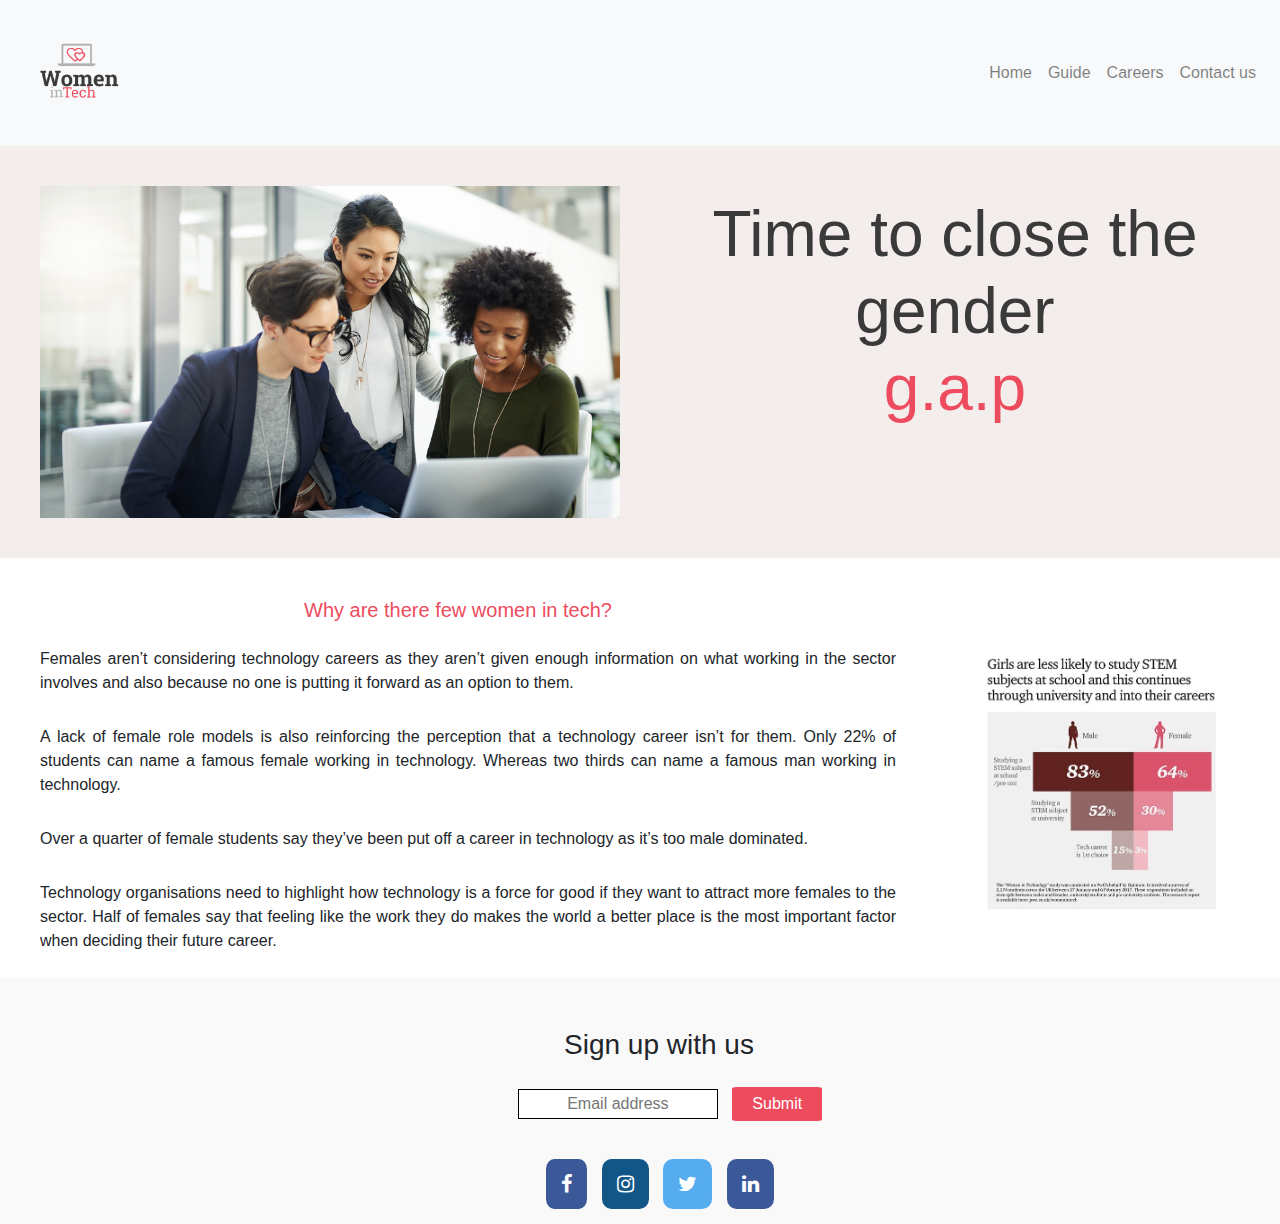
<file: index.html>
<!DOCTYPE html>
<html lang="en">
<head>
    <meta charset="UTF-8">
    <meta http-equiv="X-UA-Compatible" content="IE=edge">
    <meta name="viewport" content="width=device-width, initial-scale=1.0">
    <title>Women in Tech</title>
    <link rel="stylesheet" href="https://cdn.jsdelivr.net/npm/bootstrap@4.6.0/dist/css/bootstrap.min.css">
    <link rel="stylesheet" href="style.css">
    <link rel="stylesheet" href="https://cdnjs.cloudflare.com/ajax/libs/font-awesome/4.7.0/css/font-awesome.min.css">
    <link rel="preconnect" href="https://fonts.gstatic.com"> 
    <link rel="preconnect" href="https://fonts.gstatic.com"> 
    <link rel="preconnect" href="https://fonts.gstatic.com"> 
    <link rel="preconnect" href="https://fonts.gstatic.com"> 
    <link href="https://fonts.googleapis.com/css2?family=Berkshire+Swash&family=Monoton&family=Rock+Salt&display=swap" rel="stylesheet">
    <script src="response.js"></script>
</head>

<body>
    <script src="https://code.jquery.com/jquery-3.5.1.slim.min.js" integrity="sha384-DfXdz2htPH0lsSSs5nCTpuj/zy4C+OGpamoFVy38MVBnE+IbbVYUew+OrCXaRkfj" crossorigin="anonymous"></script>
    <script src="https://cdn.jsdelivr.net/npm/bootstrap@4.6.0/dist/js/bootstrap.bundle.min.js" integrity="sha384-Piv4xVNRyMGpqkS2by6br4gNJ7DXjqk09RmUpJ8jgGtD7zP9yug3goQfGII0yAns" crossorigin="anonymous"></script>
    <nav class="navbar navbar-expand-sm bg-light navbar-light">
        <a class="navbar-brand" href="index.html">
            <img src="logowt.png" alt="logo" width="120">
          </a>
        <button class="navbar-toggler" type="button" data-toggle="collapse" data-target="#collapsibleNavbar">
          <span class="navbar-toggler-icon"></span>
        </button>
        <div class="collapse navbar-collapse" id="collapsibleNavbar">
            <ul class="nav navbar-nav ml-auto">
            <li class="nav-item">
              <a class="nav-link" href="index.html">Home</a>
            </li>
            <li class="nav-item">
              <a class="nav-link" href="guides.html">Guide</a>
            </li>
            <li class="nav-item">
              <a class="nav-link" href="careers.html">Careers</a>
            </li>
            <li class="nav-item">
              <a class="nav-link" href="contact.html">Contact us</a>
            </li>    
          </ul>
        </div>  
      </nav>

    
    <div class="section">
      <img class="intro-pic" src="Women_in_Tech_Know_Their_Worth_Its_Time-Everyone_Else_Does_Too_1.jpg" alt="Women in tech">
      
       <div>
        <h1 id="home-header">Time to close the gender <br><span class= "color"> g.a.p</span></h1>  
       </div>
    </div>
<main>
    <div class=container2>
        <div class="container2-inner">

            <h4>Why are there few women in tech?</h4>
                <p class="paragraph">Females aren’t considering technology careers as they aren’t given enough information on what working in the sector involves and also because no one is putting it forward as an option to them. </p>

                <p class="paragraph"> A lack of female role models is also reinforcing the perception that a technology career isn’t for them. Only 22% of students can name a famous female working in technology. Whereas two thirds can name a famous man working in technology.</p>

                <p class="paragraph">Over a quarter of female students say they’ve been put off a career in technology as it’s too male dominated.</p>
        
                <p class="paragraph" id="special">Technology organisations need to highlight how technology is a force for good if they want to attract more females to the sector. Half of females say that feeling like the work they do makes the world a better place is the most important factor when deciding their future career.</p>
        </div>
        <div  class="stem-img">
            <img src="stem-subjects.jpg" alt="survey" width=320px height=320px> 
        </div>
    </div>
</main>
</body>

<footer>
    
    <div class="sign-up">
         <h3>Sign up with us</h3>
         <input id="Home-input" type="text" placeholder="Email address">
         <button id="home-button" type="submit">Submit</button>
    </div>
    <div class="icons">
        
        <a href="http://www.facebook.com"><i class="fa fa-facebook"></i></a>
        <a href="http://www.instagram.com"><i class="fa fa-instagram"></i></a>
        <a href="http://www.twitter.com"><i class="fa fa-twitter"></i></a>
        <a href="http://www.linkedin.com"><i class="fa fa-linkedin"></i></a>
    </div>
</footer>
</html>
</file>
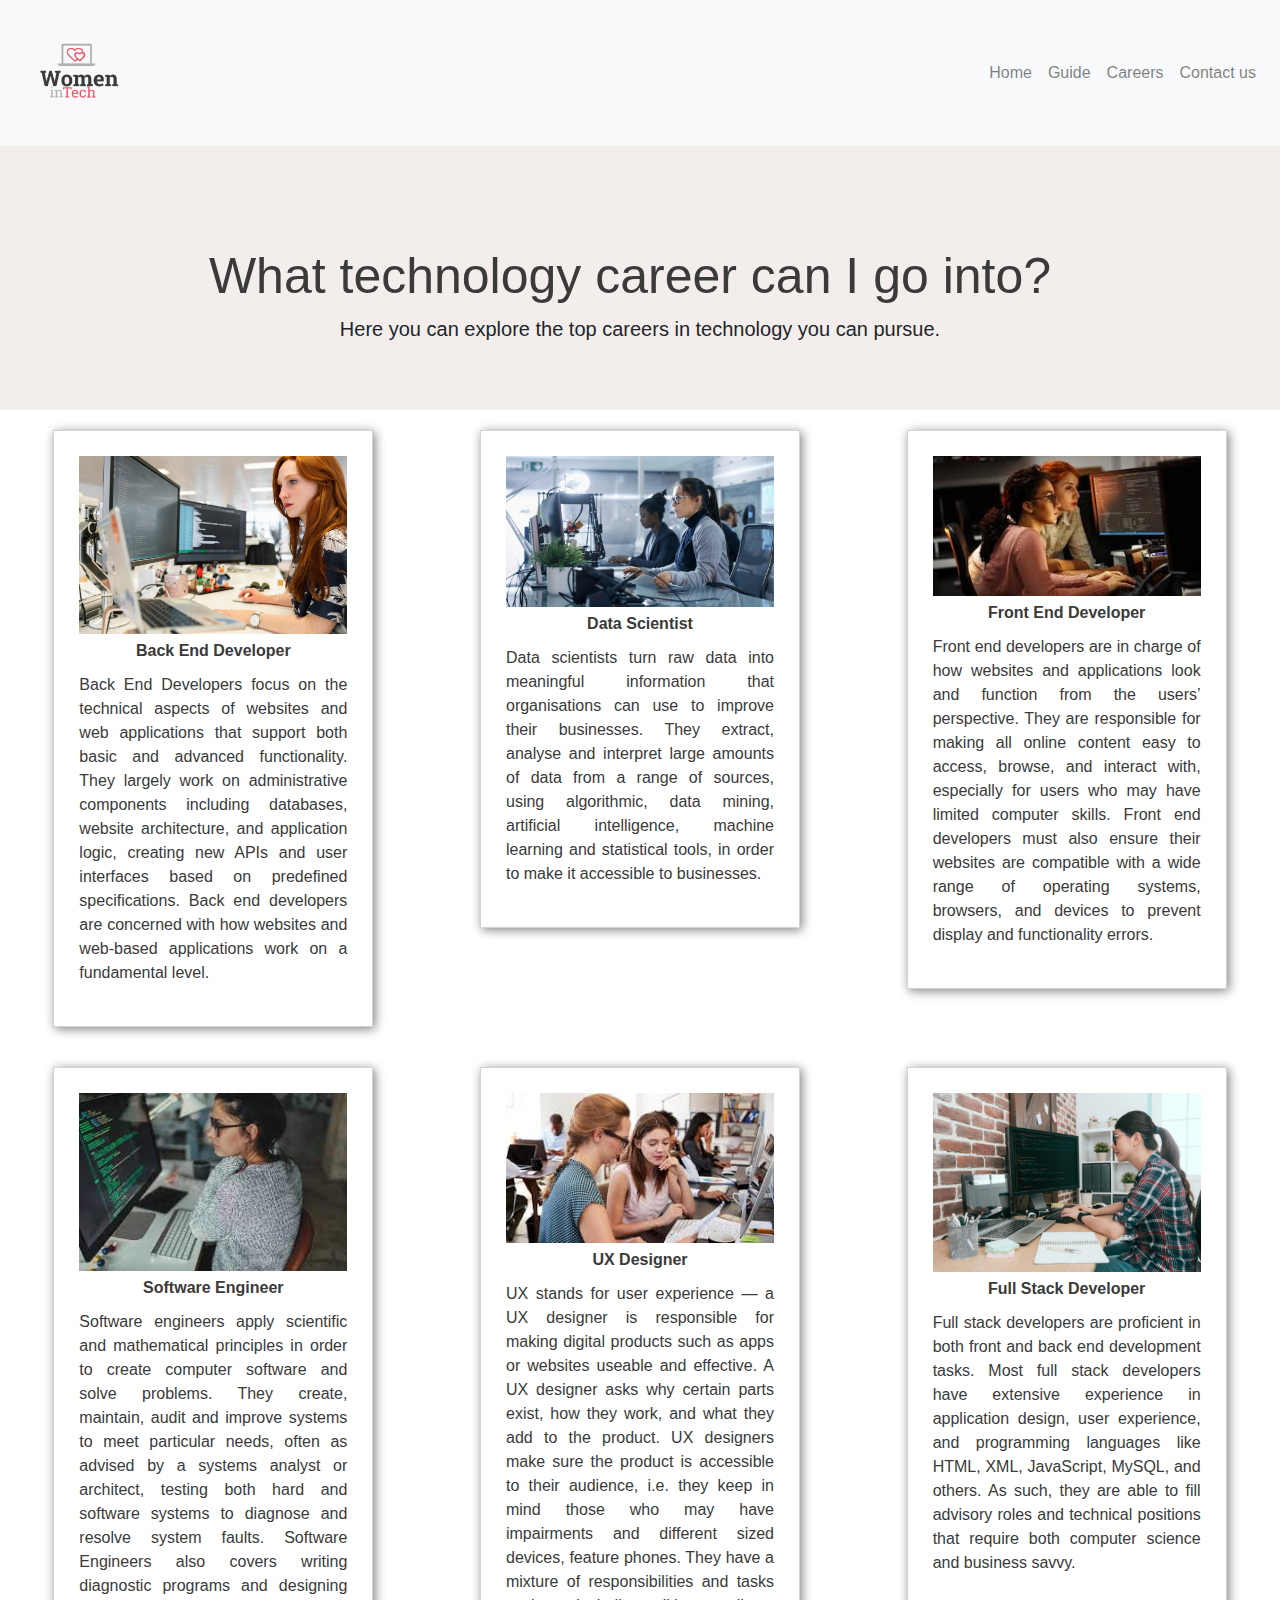
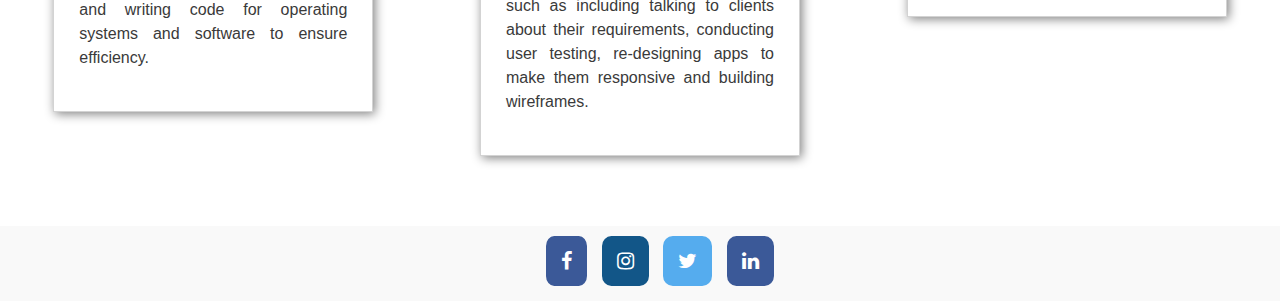
<file: careers.html>
<!DOCTYPE html>
<html lang="en">
<head>
    <meta charset="UTF-8">
    <meta http-equiv="X-UA-Compatible" content="IE=edge">
    <meta name="viewport" content="width=device-width, initial-scale=1.0">
    <title>Career Pathways</title>
    <link rel="stylesheet" href="https://cdn.jsdelivr.net/npm/bootstrap@4.6.0/dist/css/bootstrap.min.css">
    <link rel="stylesheet" href="style.css">
    <link rel="stylesheet" href="https://cdnjs.cloudflare.com/ajax/libs/font-awesome/4.7.0/css/font-awesome.min.css">
</head>
<body>
    <script src="https://code.jquery.com/jquery-3.5.1.slim.min.js" integrity="sha384-DfXdz2htPH0lsSSs5nCTpuj/zy4C+OGpamoFVy38MVBnE+IbbVYUew+OrCXaRkfj" crossorigin="anonymous"></script>
    <script src="https://cdn.jsdelivr.net/npm/bootstrap@4.6.0/dist/js/bootstrap.bundle.min.js" integrity="sha384-Piv4xVNRyMGpqkS2by6br4gNJ7DXjqk09RmUpJ8jgGtD7zP9yug3goQfGII0yAns" crossorigin="anonymous"></script>
    <nav class="navbar navbar-expand-sm bg-light navbar-light">
        <a class="navbar-brand" href="index.html">
            <img src="logowt.png" alt="logo" width="120">
          </a>
        <button class="navbar-toggler" type="button" data-toggle="collapse" data-target="#collapsibleNavbar">
          <span class="navbar-toggler-icon"></span>
        </button>
        <div class="collapse navbar-collapse" id="collapsibleNavbar">
            <ul class="nav navbar-nav ml-auto">
            <li class="nav-item">
              <a class="nav-link" href="index.html">Home</a>
            </li>
            <li class="nav-item">
              <a class="nav-link" href="guides.html">Guide</a>
            </li>
            <li class="nav-item">
              <a class="nav-link" href="careers.html">Careers</a>
            </li>
            <li class="nav-item">
              <a class="nav-link" href="contact.html">Contact us</a>
            </li>    
          </ul>
        </div>  
      </nav>

    </header>
    <div class="career-intro">
            <h1 class="career-header">What technology career can I go into?</h1>
        <p id="career-para">Here you can explore the top careers in technology you can pursue.</p>
    </div>
    <main>
        <div class="gallery">

            <div class="career-item">
            <img class= "career-pic" src="./career pics/back end.jpg" alt="Back End Developer image">
            <div class="caption">Back End Developer</div>
            <p class="caption-inner">Back End Developers focus on the technical aspects of websites and web applications that support both basic and advanced functionality. They largely work on administrative components including databases, website architecture, and application logic, creating new APIs and user interfaces based on predefined specifications. Back end developers are concerned with how websites and web-based applications work on a fundamental level.</p> 
        </div>

        <div class="career-item">
            <img class= "career-pic" src="./career pics/data scientist.jpg" alt="Data Scientist image">
            <div class="caption">Data Scientist</div>
            <p class="caption-inner">Data scientists turn raw data into meaningful information that organisations can use to improve their businesses. They extract, analyse and interpret large amounts of data from a range of sources, using algorithmic, data mining, artificial intelligence, machine learning and statistical tools, in order to make it accessible to businesses.</p>
        </div>

        <div class="career-item">
            <img class= "career-pic" src="./career pics/front end.jpeg" alt="Front End Developer image">
            <div class="caption">Front End Developer</div>
            <p class="caption-inner">Front end developers are in charge of how websites and applications look and function from the users’ perspective. They are responsible for making all online content easy to access, browse, and interact with, especially for users who may have limited computer skills. Front end developers must also ensure their websites are compatible with a wide range of operating systems, browsers, and devices to prevent display and functionality errors.</p>
        </div>

        <div class="career-item">
            <img class= "career-pic" src="./career pics/software engineer.jpeg" alt="Software Engineer image">
            <div class="caption">Software Engineer</div>
            <p class="caption-inner">Software engineers apply scientific and mathematical principles in order to create computer software and solve problems. They create, maintain, audit and improve systems to meet particular needs, often as advised by a systems analyst or architect, testing both hard and software systems to diagnose and resolve system faults. Software Engineers also covers writing diagnostic programs and designing and writing code for operating systems and software to ensure efficiency.</p>
        </div>

        <div class="career-item">
            <img class= "career-pic" src="./career pics/ux.jpeg" alt="UX Designer image">
            <div class="caption">UX Designer</div>
            <p class="caption-inner">UX stands for user experience — a UX designer is responsible for making digital products such as apps or websites useable and effective. A UX designer asks why certain parts exist, how they work, and what they add to the product. UX designers make sure the product is accessible to their audience, i.e. they keep in mind those who may have impairments and different sized devices, feature phones. They have a mixture of responsibilities and tasks such as including talking to clients about their requirements, conducting user testing, re-designing apps to make them responsive and building wireframes.</p>
        </div>

        <div class="career-item">
            <img class= "career-pic" src="./career pics/fullstack.jpeg" alt="Full Stack Developer image">
            <div class="caption">Full Stack Developer</div>
            <p class="caption-inner">Full stack developers are proficient in both front and back end development tasks. Most full stack developers have extensive experience in application design, user experience, and programming languages like HTML, XML, JavaScript, MySQL, and others. As such, they are able to fill advisory roles and technical positions that require both computer science and business savvy.
            </p>
        </div>
        </div>
    </main>


    <footer>
        <div class="icons">
        
            <a href="http://www.facebook.com"><i class="fa fa-facebook"></i></a>
            <a href="http://www.instagram.com"><i class="fa fa-instagram"></i></a>
            <a href="http://www.twitter.com"><i class="fa fa-twitter"></i></a>
            <a href="http://www.linkedin.com"><i class="fa fa-linkedin"></i></a>
        </div>
    </footer>
</body>
</html>
</file>
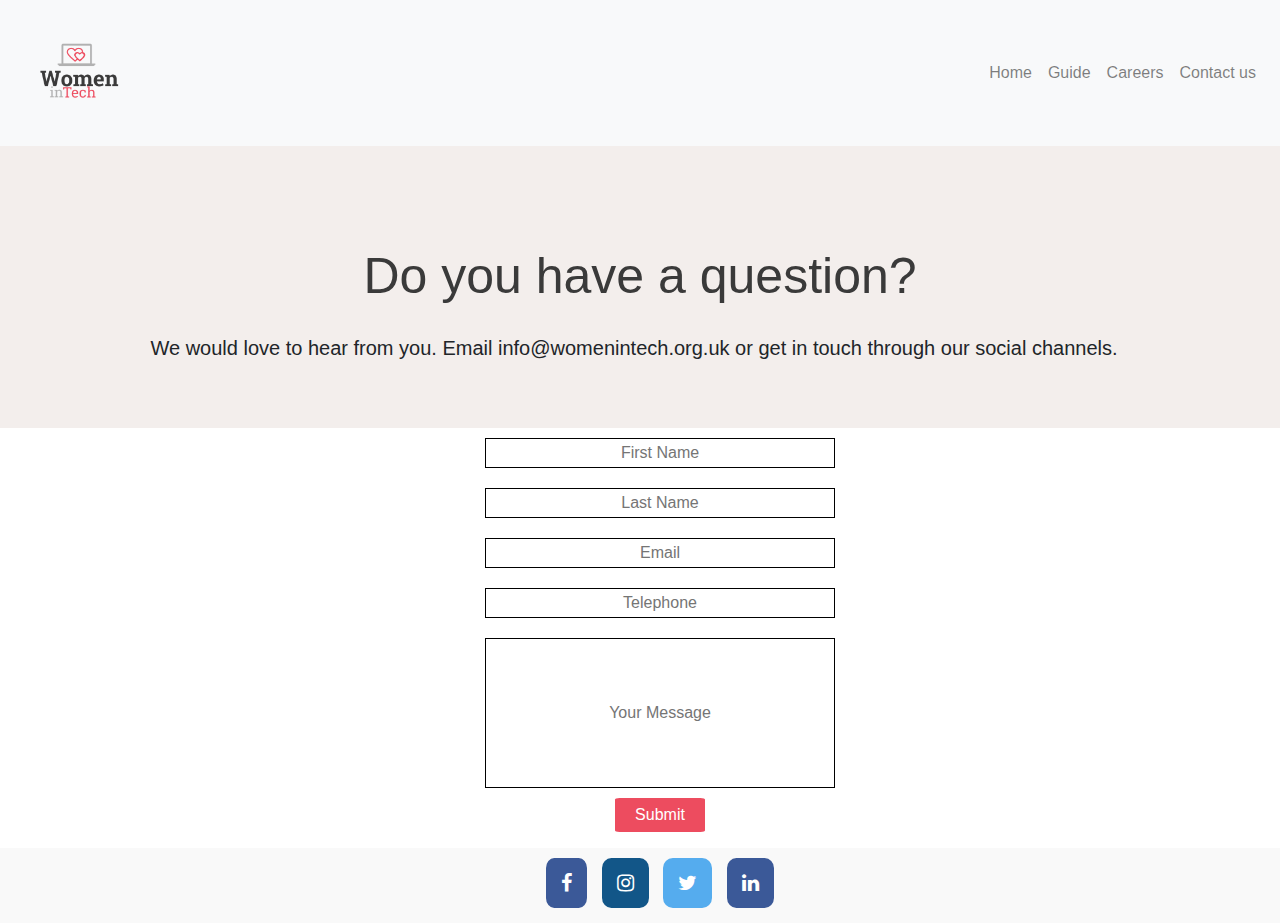
<file: contact.html>
<!DOCTYPE html>
<html lang="en">
<head>
    <meta charset="UTF-8">
    <meta http-equiv="X-UA-Compatible" content="IE=edge">
    <meta name="viewport" content="width=device-width, initial-scale=1.0">
    <title>Contact us</title>
    <link rel="stylesheet" href="https://cdn.jsdelivr.net/npm/bootstrap@4.6.0/dist/css/bootstrap.min.css">
    <link rel="stylesheet" href="style.css">
    <link rel="stylesheet" href="https://cdnjs.cloudflare.com/ajax/libs/font-awesome/4.7.0/css/font-awesome.min.css">
    <script src="response.js"></script>
</head>
<body>
    <script src="https://code.jquery.com/jquery-3.5.1.slim.min.js" integrity="sha384-DfXdz2htPH0lsSSs5nCTpuj/zy4C+OGpamoFVy38MVBnE+IbbVYUew+OrCXaRkfj" crossorigin="anonymous"></script>
    <script src="https://cdn.jsdelivr.net/npm/bootstrap@4.6.0/dist/js/bootstrap.bundle.min.js" integrity="sha384-Piv4xVNRyMGpqkS2by6br4gNJ7DXjqk09RmUpJ8jgGtD7zP9yug3goQfGII0yAns" crossorigin="anonymous"></script>
    <nav class="navbar navbar-expand-sm bg-light navbar-light">
        <a class="navbar-brand" href="index.html">
            <img src="logowt.png" alt="logo" width="120">
          </a>
        <button class="navbar-toggler" type="button" data-toggle="collapse" data-target="#collapsibleNavbar">
          <span class="navbar-toggler-icon"></span>
        </button>
        <div class="collapse navbar-collapse" id="collapsibleNavbar">
            <ul class="nav navbar-nav ml-auto">
            <li class="nav-item">
              <a class="nav-link" href="index.html">Home</a>
            </li>
            <li class="nav-item">
              <a class="nav-link" href="guides.html">Guide</a>
            </li>
            <li class="nav-item">
              <a class="nav-link" href="careers.html">Careers</a>
            </li>
            <li class="nav-item">
              <a class="nav-link" href="contact.html">Contact us</a>
            </li>    
          </ul>
        </div>  
      </nav>


    <div class="guide-intro">
        <h1 class="guide-header">Do you have a question?</h1>
        <h3 id="contact-info">We would love to hear from you. Email <span id="contact-email">info@womenintech.org.uk </span>or get in touch through our social channels.</h3>
      </div>
     <main>
        <div class=contact-input>
            <ul>
                <li><input  type="text" placeholder="First Name"></li>
                <li><input  type="text" placeholder="Last Name"> </li>
                <li><input  type="text" placeholder="Email"> </li>
                <li><input  type="text" placeholder="Telephone"> </li>
                <li><input id="msg" type="text" placeholder="Your Message"> </li>
                <li><button id="contact-button" type="Submit">Submit</button></li>
            </ul>

        </div>
    </main>
    
    <footer>
        <div class="icons">
        
            <a href="http://www.facebook.com"><i class="fa fa-facebook"></i></a>
            <a href="http://www.instagram.com"><i class="fa fa-instagram"></i></a>
            <a href="http://www.twitter.com"><i class="fa fa-twitter"></i></a>
            <a href="http://www.linkedin.com"><i class="fa fa-linkedin"></i></a>
        </div>
    </footer>

</body>
</html>
</file>
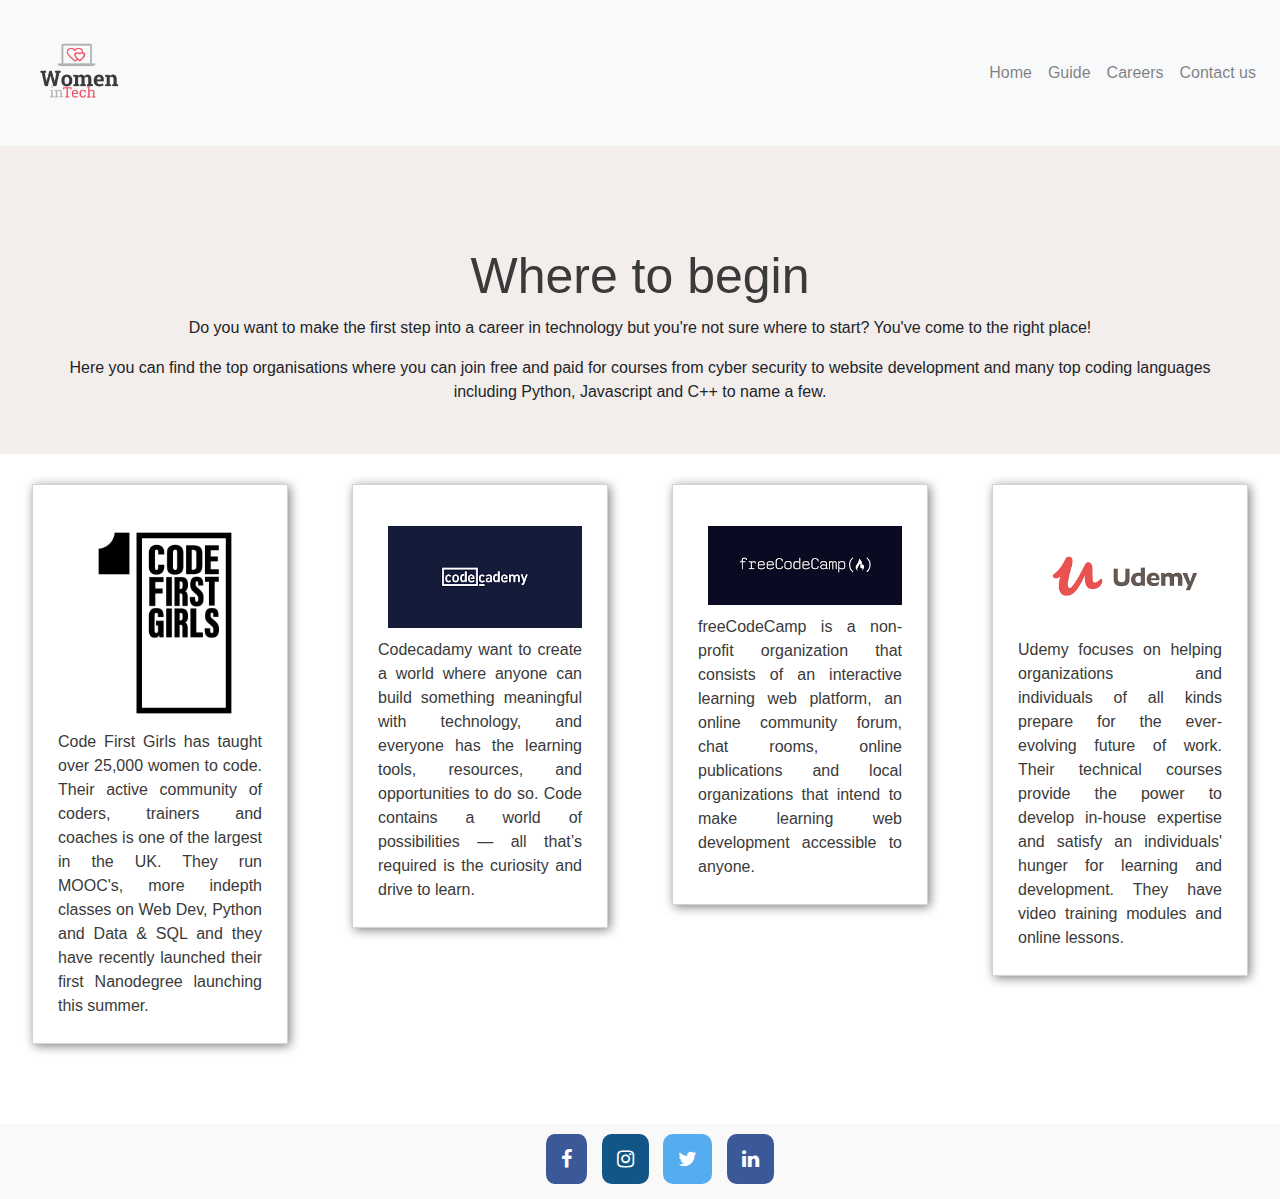
<file: guides.html>
<!DOCTYPE html>
<html lang="en">
<head>
    <meta charset="UTF-8">
    <meta http-equiv="X-UA-Compatible" content="IE=edge">
    <meta name="viewport" content="width=device-width, initial-scale=1.0">
    <title>Guide</title>
    <link rel="stylesheet" href="https://cdn.jsdelivr.net/npm/bootstrap@4.6.0/dist/css/bootstrap.min.css">
    <link rel="stylesheet" href="style.css">
    <link rel="stylesheet" href="https://cdnjs.cloudflare.com/ajax/libs/font-awesome/4.7.0/css/font-awesome.min.css">
</head>
<body>
    <script src="https://code.jquery.com/jquery-3.5.1.slim.min.js" integrity="sha384-DfXdz2htPH0lsSSs5nCTpuj/zy4C+OGpamoFVy38MVBnE+IbbVYUew+OrCXaRkfj" crossorigin="anonymous"></script>
    <script src="https://cdn.jsdelivr.net/npm/bootstrap@4.6.0/dist/js/bootstrap.bundle.min.js" integrity="sha384-Piv4xVNRyMGpqkS2by6br4gNJ7DXjqk09RmUpJ8jgGtD7zP9yug3goQfGII0yAns" crossorigin="anonymous"></script>
    <nav class="navbar navbar-expand-sm bg-light navbar-light">
        <a class="navbar-brand" href="index.html">
            <img src="logowt.png" alt="logo" width="120">
          </a>
        <button class="navbar-toggler" type="button" data-toggle="collapse" data-target="#collapsibleNavbar">
          <span class="navbar-toggler-icon"></span>
        </button>
        <div class="collapse navbar-collapse" id="collapsibleNavbar">
            <ul class="nav navbar-nav ml-auto">
            <li class="nav-item">
              <a class="nav-link" href="index.html">Home</a>
            </li>
            <li class="nav-item">
              <a class="nav-link" href="guides.html">Guide</a>
            </li>
            <li class="nav-item">
              <a class="nav-link" href="careers.html">Careers</a>
            </li>
            <li class="nav-item">
              <a class="nav-link" href="contact.html">Contact us</a>
            </li>    
          </ul>
        </div>  
      </nav>


    <div class="guide-intro">
        <h1 class="guide-header">Where to begin</h1>

        <p>Do you want to make the first step into a career in technology but you're not sure where to start? You've come to the right place! </p>
            <p1>Here you can find the top organisations where you can join free and paid for courses from cyber security to website development and many top coding languages including Python, Javascript and C++ to name a few.</p1>
    </div>

     <main>
        <div class="gallery">

            <div class="guide-item">
              <p><a href="https://www.codefirstgirls.org.uk">
              <div class="guide-pic-container">
                <img class= "guide-pic" src="guide pics/CFG.png" alt="Code First Girls icon">
              </div>
            </a>
            <div class="caption-inner">Code First Girls has taught over 25,000 women to code. Their active community of coders, trainers and coaches is one of the largest in the UK. They run MOOC's, more indepth classes on Web Dev, Python and Data & SQL and they have recently launched their first Nanodegree launching this summer.</div>
        </div>    


            <div class="guide-item">
              <p><a href="https://www.codecademy.com/">
              <div class="guide-pic-container">
                <img class= "guide-pic" src="guide pics/Code Academy.png" alt="Code Academy icon">
              </div>
            </a>
            <div class="caption-inner">Codecadamy want to create a world where anyone can build something meaningful with technology, and everyone has the learning tools, resources, and opportunities to do so. Code contains a world of possibilities — all that’s required is the curiosity and drive to learn.</div>

            </div>

            <div class="guide-item">
              <p><a href="https://www.freecodecamp.org/">
                <div class="guide-pic-container">
                  <img class= "guide-pic" src="guide pics/freecodecamp.png" alt="Free Code Camp icon">
                </div>
            </a>
            <div class="caption-inner">freeCodeCamp is a non-profit organization that consists of an interactive learning web platform, an online community forum, chat rooms, online publications and local organizations that intend to make learning web development accessible to anyone.</div>

            </div>

            <div class="guide-item">
              <p><a href="https://www.udemy.com/">
                <div class="guide-pic-container">
                  <img class= "guide-pic" src="guide pics/Udemy.png" alt="Udemy icon">
                </div>
            </a>
            <div class="caption-inner">Udemy focuses on helping organizations and individuals of all kinds prepare for the ever-evolving future of work. Their technical courses provide the power to develop in-house expertise and satisfy an individuals' hunger for learning and development. They have video training modules and online lessons.</div>

            </div>


        </div>
</main>
    <footer>
        <div class="icons">
        
            <a href="http://www.facebook.com"><i class="fa fa-facebook"></i></a>
            <a href="http://www.instagram.com"><i class="fa fa-instagram"></i></a>
            <a href="http://www.twitter.com"><i class="fa fa-twitter"></i></a>
            <a href="http://www.linkedin.com"><i class="fa fa-linkedin"></i></a>
        </div>
    </footer>
</body>
</html>
</file>
<file: style.css>
html, body{
    font-family: Arial, Helvetica, sans-serif;
    margin: 0;
    display: flex;
    flex-direction: column;
    min-height: 100vh;
    overflow-x: hidden;
    width: 100%;
}

main {
    flex-grow: 1;
}

#home-header {
    font-size: 5vw;;
}

h1 {
    font-family: Arial, Helvetica, sans-serif;
    text-align: center;
    font-size: 50px;
    font-weight: normal;
    padding-top: 50px;
    margin-right: 20px;
    color: #3A3A3A;
}

h3 {
    padding: 10px;
    margin-right: 12px;
    padding-top:20px;
    

}


.section{
    background-color:  #f3eeec;
    display: flex;
    justify-content: space-between;
    width: 100%;
}


.intro-pic{
    width: 50vw;
    height: 100%;
    margin-left: 10px;
    padding: 40px 30px;
  }



.paragraph{
    text-align: justify;
    padding-left: 20px;
    margin:10px;
    padding-bottom: 5px;
    padding-top: 15px;
 }
    





h4{
    margin:10px;
    padding-top: 40px;
    padding: 20px;
    text-align: center;
    color: #ED4C5F;
    font-weight: normal;
    padding-bottom: 0%;
    font-size: 20px;
    
}



footer{
    background-color: #F9F9F9;
    padding-top: 10px;
    padding-bottom: 5px;
    text-align: center;
    width: 100%;
        
}


footer a{
    margin: 5px;
    font-size: 20px;
    
}   


.fa:hover {
    opacity: 0.7;}



.fa-instagram {
        background: #125688;
        color: white;
        
    
      }

.fa-twitter {
        background: #55ACEE;
        color: white;}
        

.fa-facebook {
            background: #3B5998;
            color: white; 
          }

.fa-linkedin {
            background: #3B5998;
            color: white; 
            
          }

.fa {
   padding: 15px 15px;
   border-radius: 20%;
}




.color {
    color: #ED4C5F;
    font-size: 5vw;
}


   


#Home-input {
     width: 200px;
     height: 30px;
     text-align: center;
     
     
}  




body input{

    width:350px;
    margin:10px;
    border: solid black 1px;
    height: 30px;
    text-align: center;
}





    
 button {
    background-color:  #ED4C5F;
    color: white;
    padding: 5px 20px;
    border: none;
    border-radius: 5%;}




button:hover{
    cursor: pointer;
    
    
}



#home-button:hover {
    background-color:#a53542;
}




#contact-button:hover {
    background-color:#a53542;
}




.career-intro {
        background-color:#f3eeec;
        padding: 50px 45px;    
    }



    
.career-item {
        border: 1px solid lightgray; 
        box-shadow: 2px 2px 10px gray;
        width: 25%;
        height: 100%;
        padding: 25px; 
        margin: 20px 20px;
        transition: all 0.3s;
    }
    




.career-item:hover {
    transform: scale(1.1); 
}




.career-pic {
    width: 100%;
}
        
        
        
        
.caption {
    text-align: center;
    padding: 10px;
    font-weight: bold !important;
    color: #3A3A3A;
}



   
.gallery {
        display: flex;
        flex-wrap: wrap;
        justify-content: space-around;
        font-family: Arial, Helvetica, sans-serif;
        padding-bottom: 50px;
        
}





#career-para{
    text-align: center;
    font-size: 20px; 
}





.caption-inner {
    color: #3A3A3A;
    text-align: justify;
}



    

.guide-intro {
    background-color: #f3eeec;
    padding: 50px 40px;
    text-align: center;
}




.guide-header{
    margin: 0;
    padding-bottom: 10px;
}





.item:hover {
    transform: scale(1.1);
}





.item {
    border: 1px solid lightgray;
    box-shadow: 2px 2px 10px gray;
    width: 18%;
    transition: all 0.3s;
}





.container2 {
    display: flex;
    justify-content: center;
    width: 95%;
    margin: 10px;
}





.container2 img {
    padding-top:50px;
    padding-left:70px;
}





.sign-up{
    padding-top: 20px;
    padding-bottom: 30px;
    padding-left:50px;
}





.contact-input{
    text-align: center;
    display: flex;
    justify-content: center;
   

}




body ul{
    list-style: none;
}






#msg{
    height: 150px;
}







.icons{
    padding-left: 40px;
    padding-bottom: 10px;
}







.guide-item {
        border: 1px solid lightgray; 
        box-shadow: 2px 2px 10px gray;
        width: 20%;
        height: 100%;
        padding: 25px; 
        margin: 30px 5px;
        transition: all 0.3s;
}








.guide-item:hover {
    transform: scale(1.1); 
}

  




.guide-pic-container {
        width: 100%;
        max-width: 95%;
        display: flex;
        justify-content: center;
        align-items: center;
        margin: 10px;
}






.guide-pic {
        max-width: 100%;
        max-height: 100%;
    }





   
.caption {
       text-align: center;
       padding-top: 5px;
       font-weight: normal;
       color: #3A3A3A;
   }




.stem-img{
     padding-top: 30px;
   }




#contact-info{
    font-size: 20px;
}




#contact-email:hover {
    color: #ED4C5F;
    cursor: pointer;
}


@media (max-width: 800px) {
    .guide-item {
        flex: 30%;
        margin: 20px 20px;
    }
    .career-item {
        flex: 30%;
    }
}

@media (max-width: 600px) {
    .gallery {   
      flex-direction: column;
    }
    .career-item {
        width: 90%;
    }

    .guide-item {
        width: 90%;
        margin: 20px;
    }

    .container2 {
        flex-direction: column;
    }

    .stem-img {
        padding-top: 0;
        padding-bottom: 20px;
    }
}
</file>
